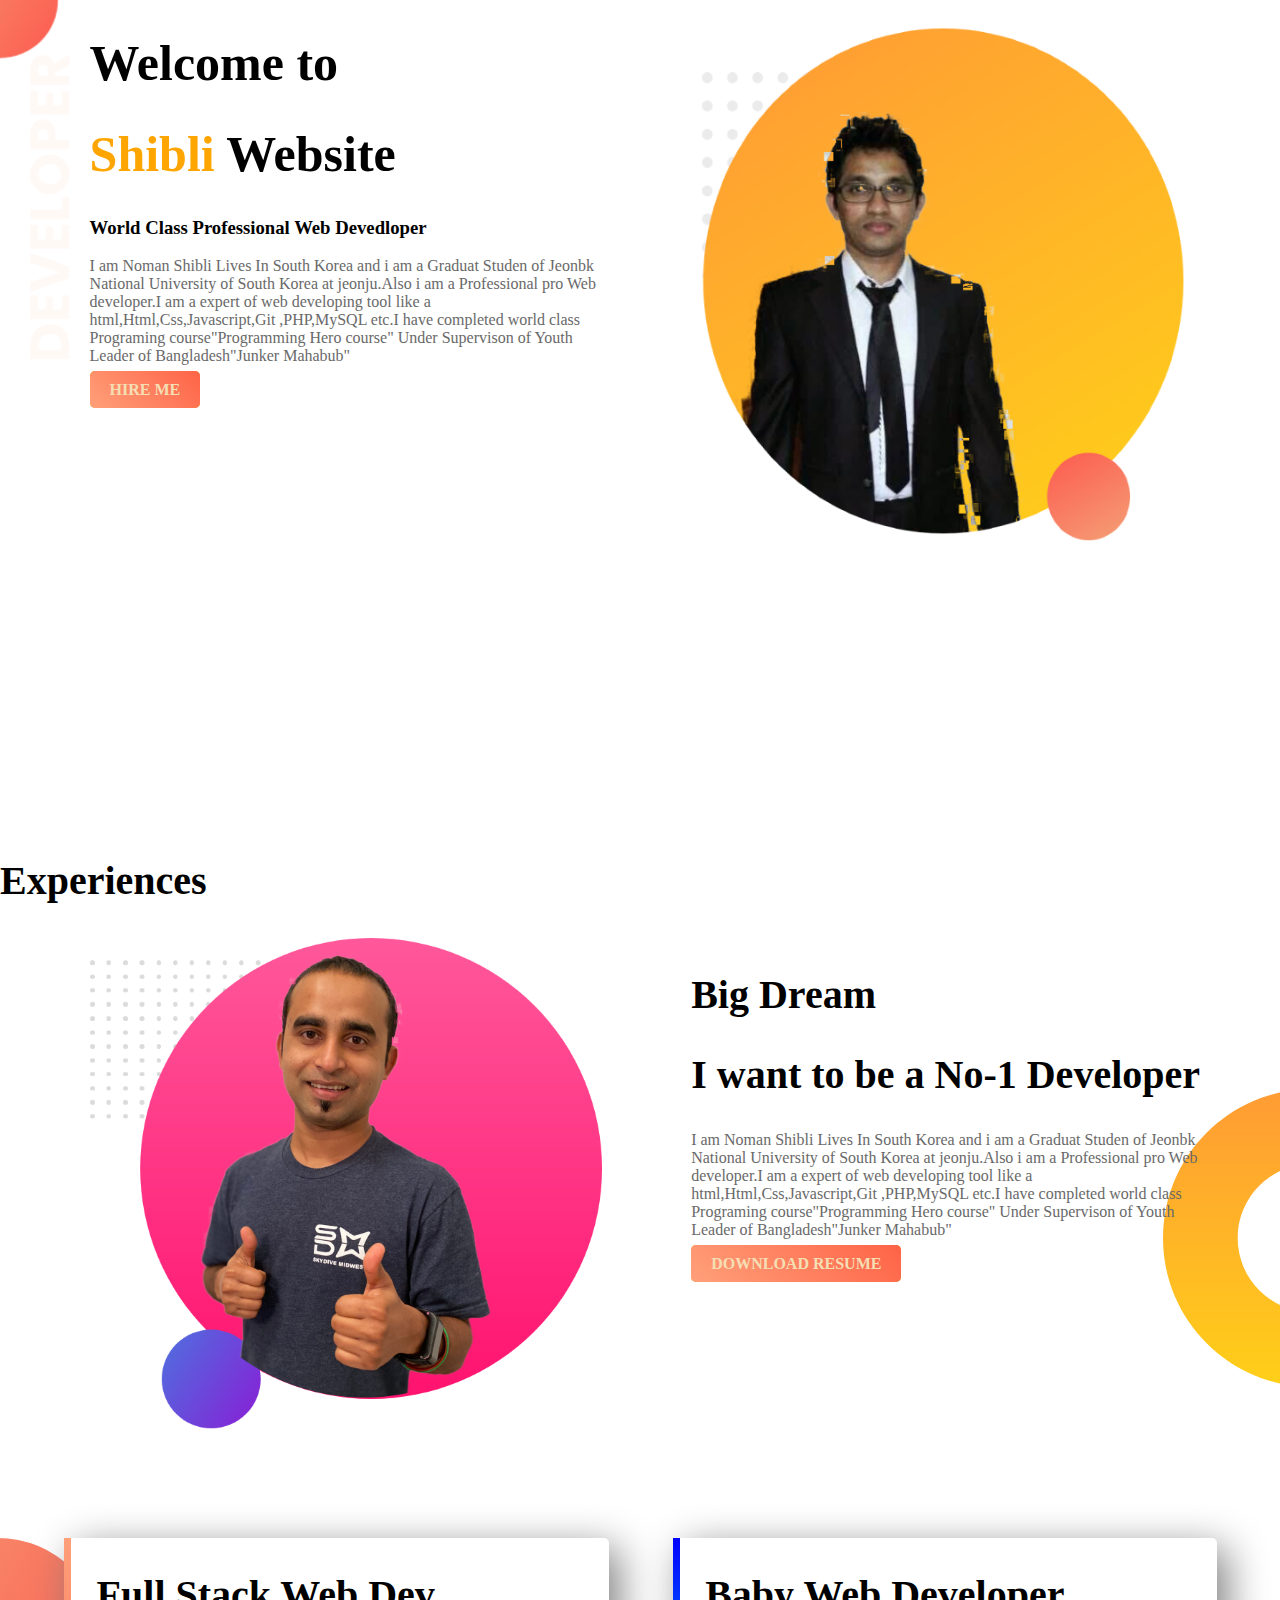
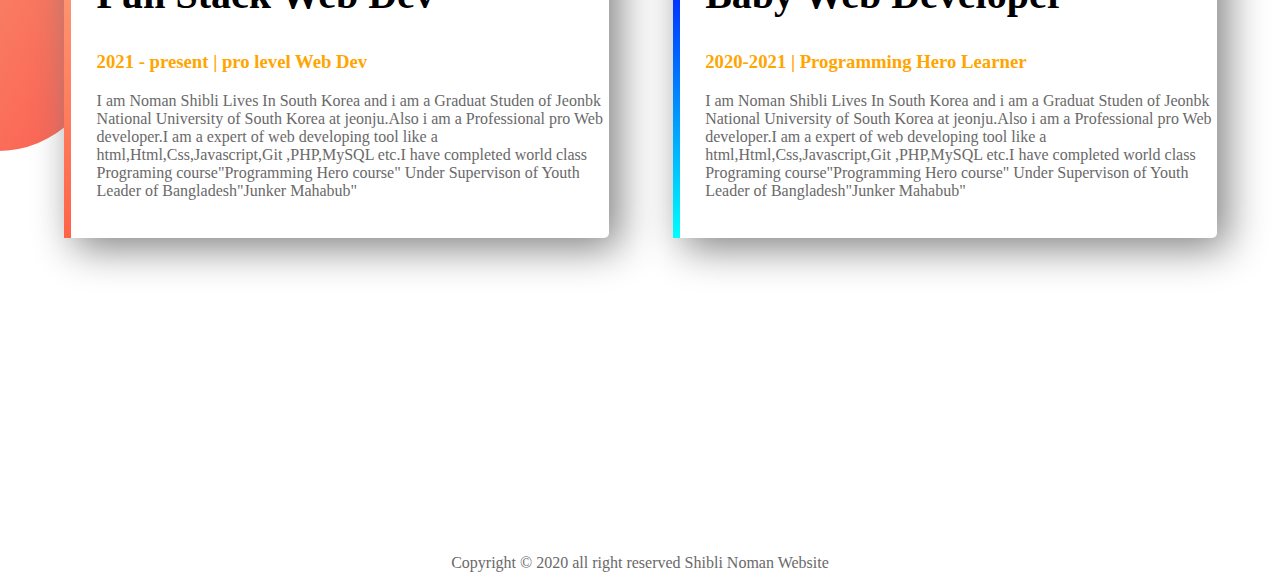
<file: index.html>
<!DOCTYPE html>
<html lang="en">
<head>
    <meta charset="UTF-8">
    <meta name="viewport" content="width=device-width, initial-scale=1.0">
    <title>shibli Website</title>
    <link rel="stylesheet" href="style.css">
    <link href="https://fonts.googleapis.com/css?family=Poppins&display=swap" rel="stylesheet">
</head>
<body>
<section class="top-banner">
   <div class="half-width">
    <h1>Welcome to</h1>
    <h1><span class="orange-highlight">Shibli</span> Website</h1>
    <h3>World Class Professional Web Devedloper</h3>
    <p>I am Noman Shibli Lives In South Korea and i am a Graduat Studen of Jeonbk National  University of South Korea at jeonju.Also i am a Professional pro Web developer.I am a expert of web developing tool like a html,Html,Css,Javascript,Git ,PHP,MySQL etc.I have completed world class Programing course"Programming Hero course" Under Supervison of Youth Leader of Bangladesh"Junker Mahabub"</p>
    <a class="link-button" target="_blank" href="https://www.linkedin.com/feed/">HIRE ME</a>
   </div>
   <div class="half-width">
         <img src="image/pro3.png" alt="">
   </div>
</section>
<h2>Experiences</h2>
<section class="dream-area">
    <div class="half-width">
<img src="image/profile2.png" alt="">
    </div>
    <div class="half-width">
      <h2>Big Dream</h2>
      <h2>I want to be a No-1 Developer </h2>
          <p>I am Noman Shibli Lives In South Korea and i am a Graduat Studen of Jeonbk National University of South Korea at jeonju.Also i am a Professional pro Web developer.I am a expert of web developing tool like a html,Html,Css,Javascript,Git ,PHP,MySQL etc.I have completed world class Programing course"Programming Hero course" Under Supervison of Youth Leader of Bangladesh"Junker Mahabub"</p>
          <a class=link-button href="https://www.linkedin.com/feed/">DOWNLOAD RESUME</a>
    </div>
</section>
<section class="experience-area">
     <div id="full-stack" class="half-width single-experience">
         <h2>Full Stack Web Dev</h2>
         <h3 class="orange-highlight">2021 - present | pro level Web Dev</h3>
         <p>I am Noman Shibli Lives In South Korea and i am a Graduat Studen of Jeonbk National University of South Korea at jeonju.Also i am a Professional pro Web developer.I am a expert of web developing tool like a html,Html,Css,Javascript,Git ,PHP,MySQL etc.I have completed world class Programing course"Programming Hero course" Under Supervison of Youth Leader of Bangladesh"Junker Mahabub"</p>
     </div>
     <div id="baby-web" class="half-width single-experience">
        <h2>Baby Web Developer</h2>
        <h3 class="orange-highlight">2020-2021 | Programming Hero Learner</h3>
        <p>I am Noman Shibli Lives In South Korea and i am a Graduat Studen of Jeonbk National University of South Korea at jeonju.Also i am a Professional pro Web developer.I am a expert of web developing tool like a html,Html,Css,Javascript,Git ,PHP,MySQL etc.I have completed world class Programing course"Programming Hero course" Under Supervison of Youth Leader of Bangladesh"Junker Mahabub"</p>
     </div>
</section>
<footer>
    <p>Copyright © 2020 all right reserved Shibli Noman Website</p>
</footer>
</body>
</html>
</file>
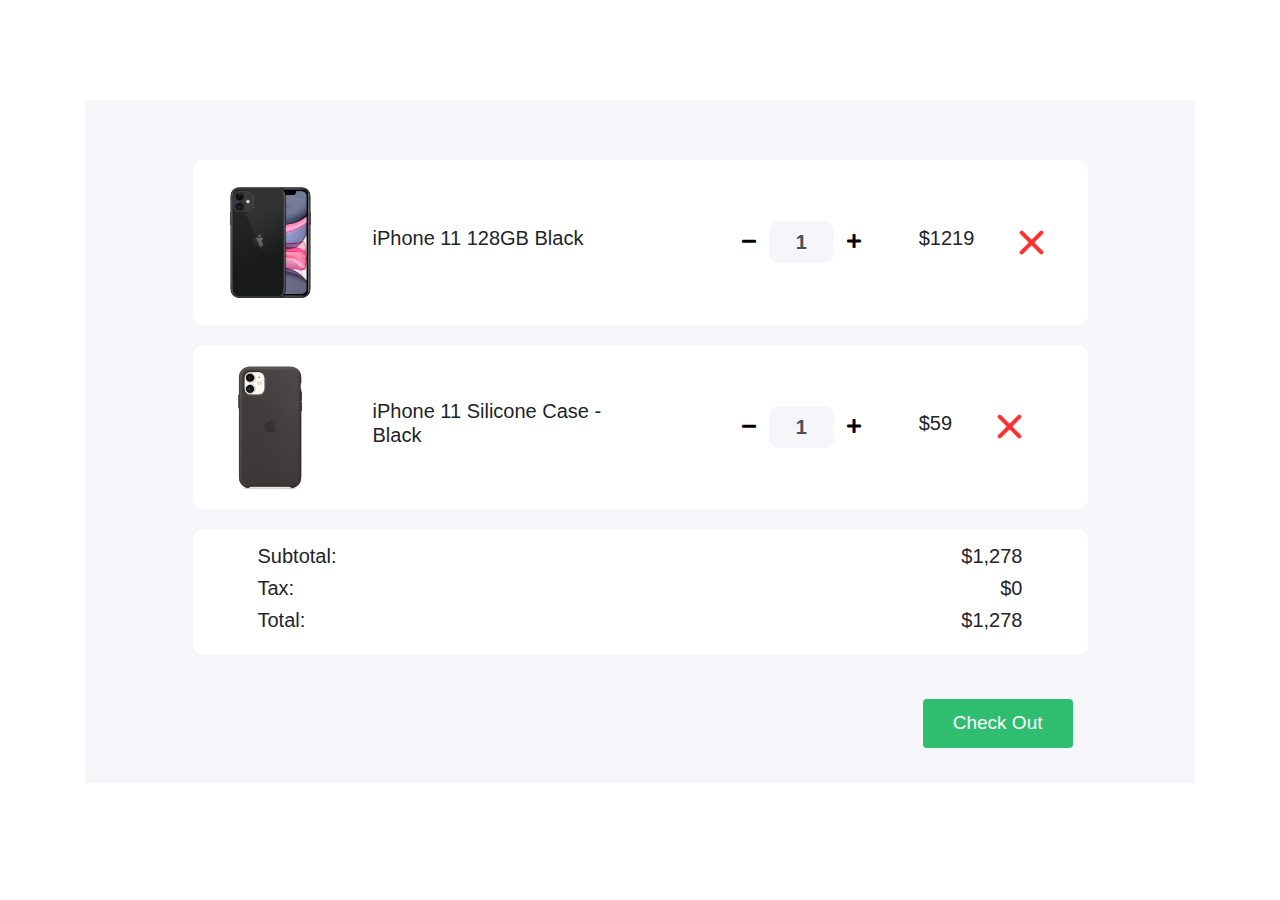
<file: images/shopping-cart/index.html>
<!DOCTYPE html>
<html>

<head>
   <title>Shopping Cart</title>
   <meta charset="utf-8">
   <meta name="viewport" content="width=device-width, initial-scale=1">
   <link rel="stylesheet" href="https://maxcdn.bootstrapcdn.com/bootstrap/4.0.0/css/bootstrap.min.css">
   <link href="https://cdnjs.cloudflare.com/ajax/libs/font-awesome/5.11.2/css/all.css" rel="stylesheet" />
   <link href="style.css" rel="stylesheet">
</head>

<body>

   <section>
      <div class="container">
         <div class="cart">
            <div class="col-md-12 col-lg-10 mx-auto">
               <div class="cart-item">
                  <div class="row">
                     <div class="col-md-7 center-item">
                        <img src="images/product-1.png" alt="">
                        <h5>iPhone 11 128GB Black</h5>
                     </div>

                     <div class="col-md-5 center-item">
                        <div class="input-group number-spinner">
                           <button class="btn btn-default"><i class="fas fa-minus"></i></button>
                           <input type="text" class="form-control text-center" value="1">
                           <button class="btn btn-default"><i class="fas fa-plus"></i></button>
                        </div>
                        <h5>$1219</h5>
                        <img src="images/remove.png" alt="" class="remove-item">
                     </div>
                  </div>
               </div>

               <div class="cart-item">
                  <div class="row">
                     <div class="col-md-7 center-item mx-auto">
                        <img src="images/product-2.png" alt="">
                        <h5>iPhone 11 Silicone Case - Black</h5>
                     </div>
                     <div class="col-md-5 center-item">
                        <div class="input-group number-spinner">
                           <button class="btn btn-default"><i class="fas fa-minus"></i></button>
                           <input type="text" class="form-control text-center" value="1">
                           <button class="btn btn-default"><i class="fas fa-plus"></i></button>

                        </div>
                        <h5>$59</h5>
                        <img src="images/remove.png" alt="" class="remove-item">
                     </div>
                  </div>
               </div>

               <div class="cart-item">
                  <div class="row">

                     <div class="col-md-8">
                        <h5>Subtotal: </h5>
                        <h5>Tax:</h5>
                        <h5>Total:</h5>
                     </div>

                     <div class="col-md-4 status">
                        <h5>$1,278</h5>
                        <h5>$0</h5>
                        <h5>$1,278</h5>
                     </div>
                  </div>
               </div>
               <div class="col-md-12 pt-4 pb-4">
                  <button type="button" class="btn btn-success check-out">Check Out</button>
               </div>
            </div>
         </div>
      </div>
   </section>
</body>

</html>
</file>
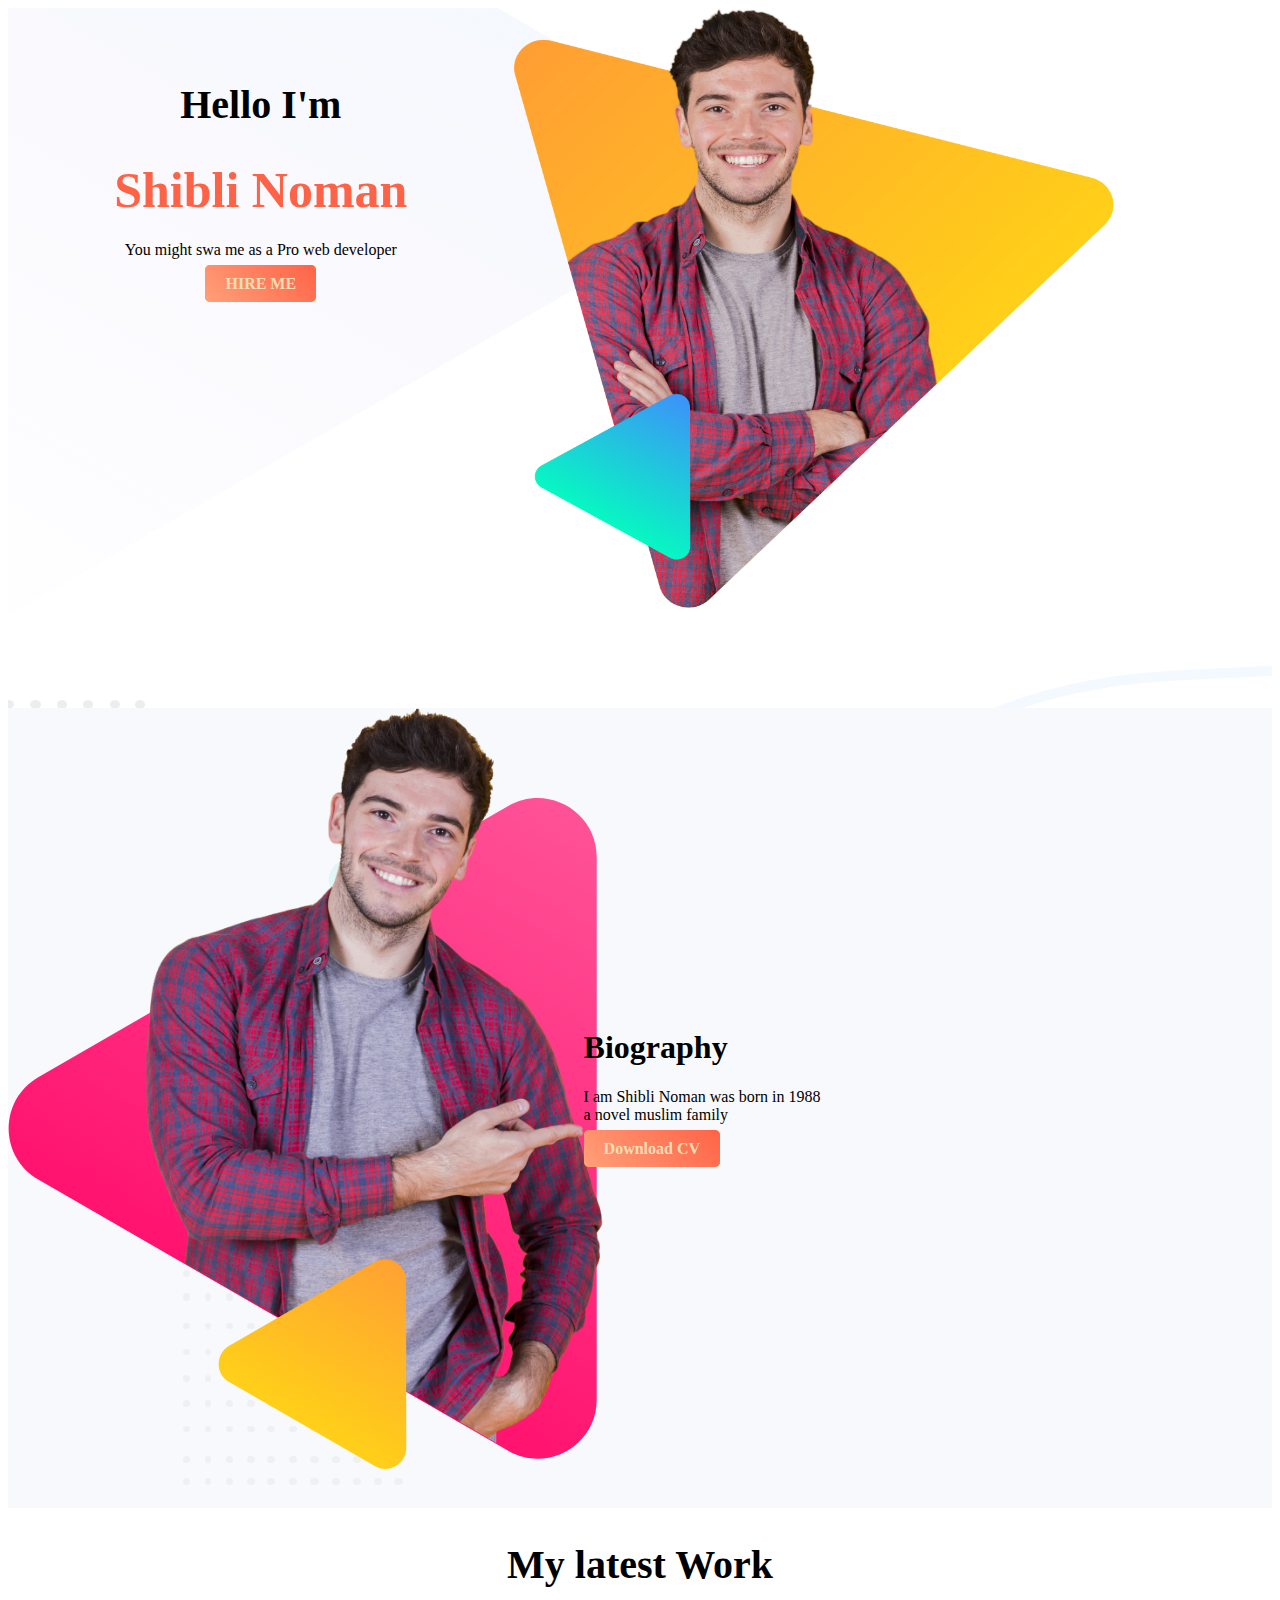
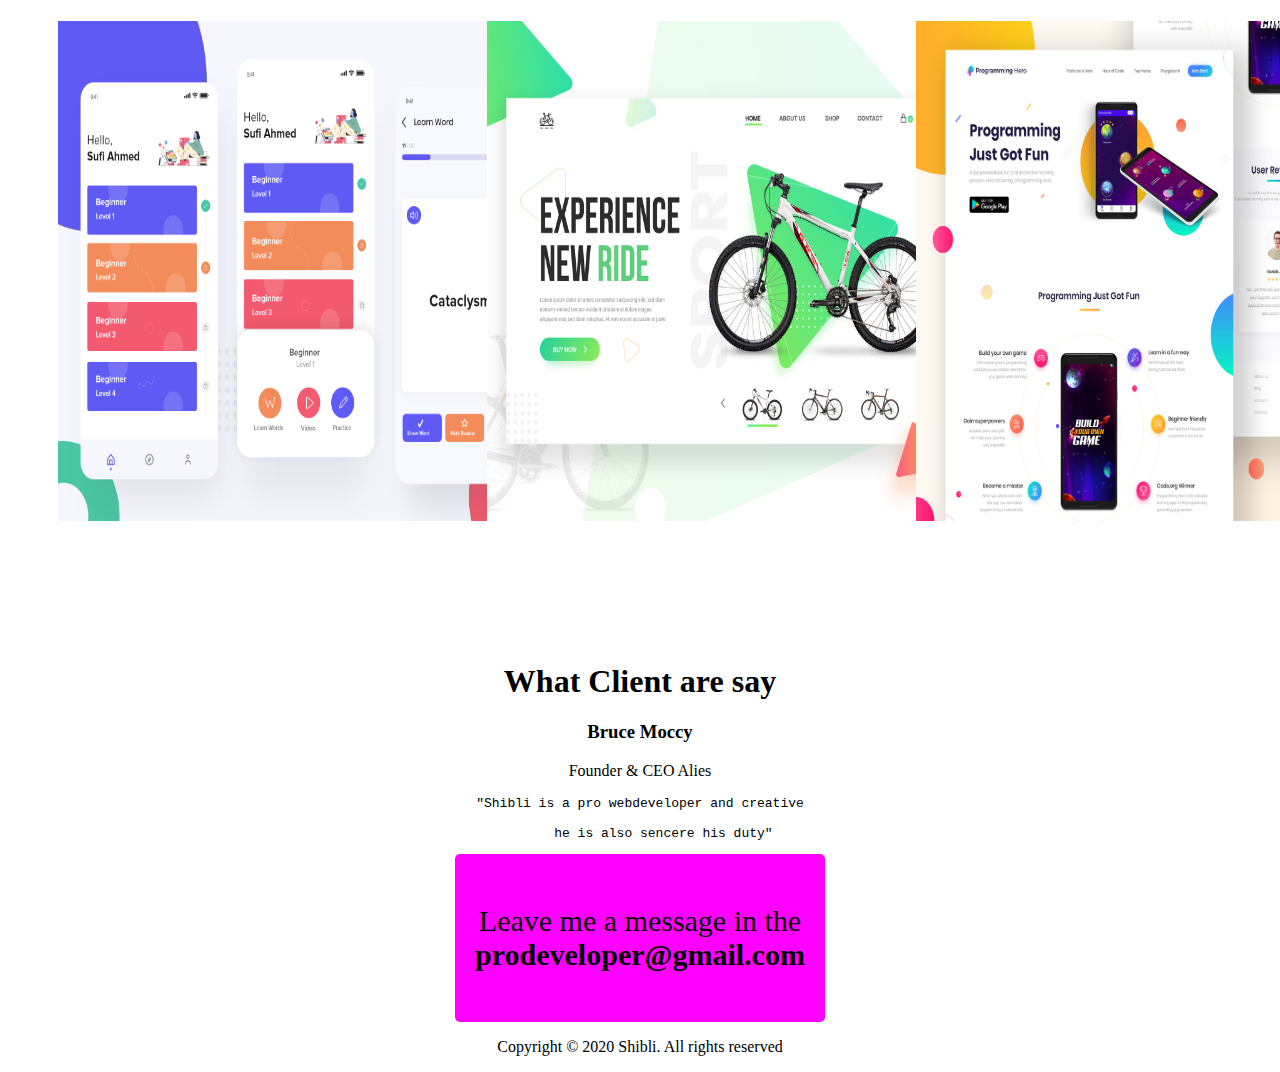
<file: biograpy.html>
<!DOCTYPE html>
<html lang="en">
<head>
        <meta charset="UTF-8">
        <meta name="viewport" content="width=device-width, initial-scale=1.0">
        <title>Shibli Biograpy Website</title>
        <link rel="stylesheet" href="biograpy.css">
        <link href="https://fonts.googleapis.com/css?family=ZCOOL+QingKe+HuangYou&display=swap" rel="stylesheet">
</head>
<body>
<section id="first-section">
   <div class="text-part">
    <h2> Hello I'm</h2>
       <h1><span class="highlight">Shibli Noman</span></h1>
          <p>You might swa me as a Pro web   developer</p>
              <a class="button" target="_blank" href="https://www.linkedin.com/feed/?trk=onboarding-landing">HIRE ME</a>
 </div>
 <div class="image-part">
      <img class="image" src="image/peter.png" width="600" height="600">
  </div>
</section>
<section id="second-section">
  <div class="image-two">
       <img src="image/peter_dream.png" alt="">
      </div>
      <div class="text-second">
        <h1>Biography</h1>
          <p>I am Shibli Noman was born in 1988
            <br> a novel muslim family</p>
          <a class="button" target="_blank" href="https://www.linkedin.com/feed/?trk=onboarding-landing">Download CV</a>
      </div>
</section>
<section id="my-latest-work">
  <h2>My latest Work</h2>
  <div class="pic1">
    <img src="image/work-1.png" width="500" height="500">
  </div>
  <div class="pic2">
    <img src="image/work-2.jpg" width="500" height="500">
  </div>
  <div class="pic3">
    <img src="image/work-3.jpg" width="500" height="500">
  </div>
</section>
<section class="client">
  <div class="head1"><h1>What Client are say</h1></div>
  <div class="head2">
       <h3>Bruce Moccy</h3>
       <p>Founder & CEO Alies</p>
       <pre class="text1">"Shibli is a pro webdeveloper and creative<br>
      he is also sencere his duty"</pre>
         </div>
  <div class="text">
    <P>Leave me a message in the<br>
  <strong> prodeveloper@gmail.com</strong>
    </P>
   
  </div>
  <footer><p>Copyright © 2020 Shibli. All rights reserved</p></footer>
</section>
</body>
</html>
</file>
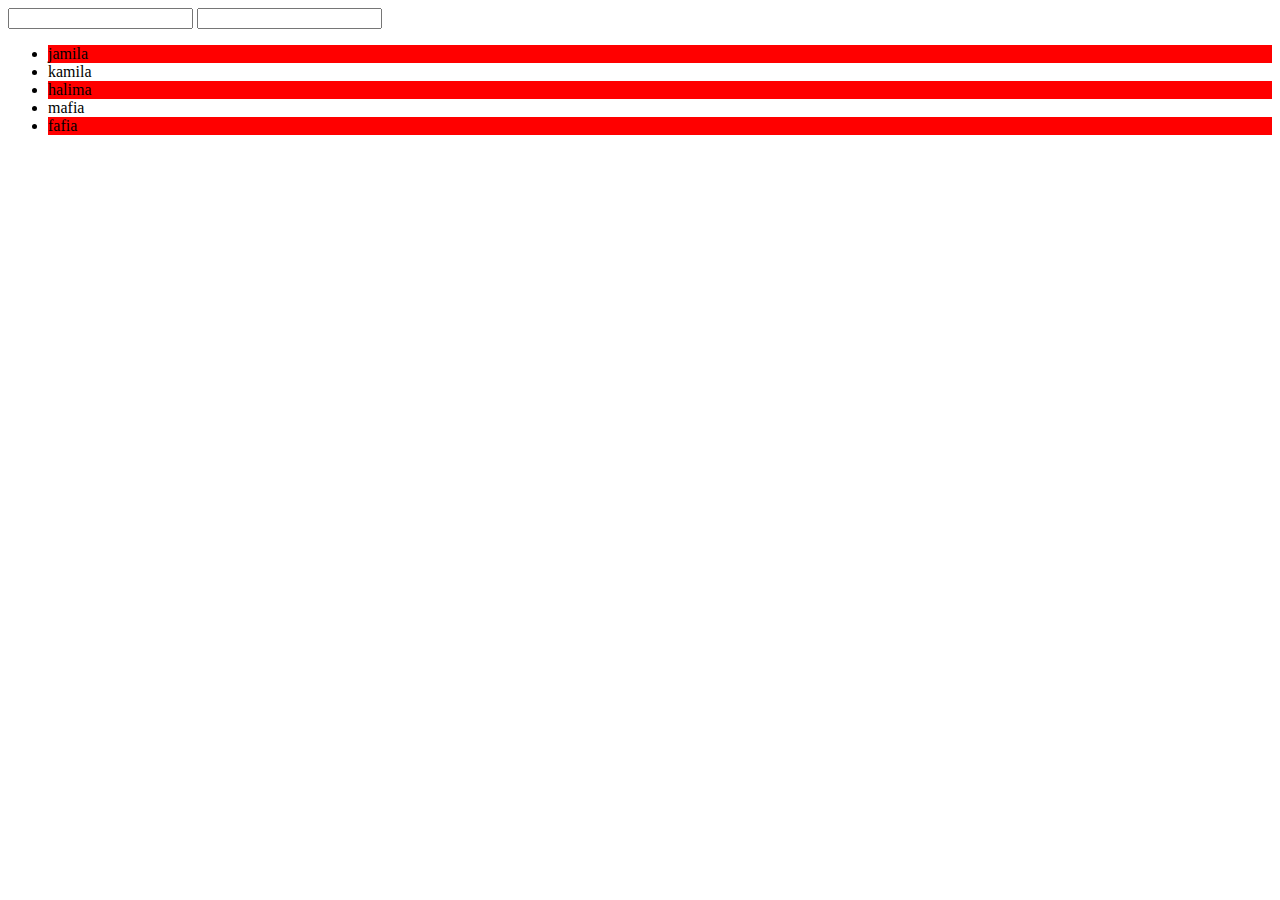
<file: pdeufo.html>
<!DOCTYPE html>
<html lang="en">
<head>
    <meta charset="UTF-8">
    <meta name="viewport" content="width=device-width, initial-scale=1.0">
    <title>Document</title>
    <style>
        input:focus{
            font-weight: 700px;
            font-size: 20px;
            color: red;
        }
        li:nth-child(2n+1){
            background-color: red;
        }
    </style>
</head>
<body>
  <input name="email" type="text">
  <input name="password" type="text">
  <ul>
      <li>jamila</li>
      <li>kamila</li>
      <li>halima</li>
      <li>mafia</li>
      <li>fafia</li>
  </ul>
</body>
</html>
</file>
<file: style.css>
body{
    font-family: 'Poppins', ;
    margin: 0px;
}
h1{
    font-size: 50px;
}
h2{
    font-size: 40px;
}
p{
    color: dimgray;
}

.orange-highlight{
    color: orange;
}
.half-width{
    width: 40%;
    float: left;
    margin-left: 5%;
    padding-left: 2%;
}
.half-width img{
     width:100%;
}
.top-banner{
    background-image: url("image/top-banner.png");
    background-repeat: no-repeat;
}
section{
    height: 600px;
}
.link-button{
    text-decoration: none;
    background-image: linear-gradient(45deg, lightSalmon,tomato);
    background-color: orange;
    padding: 10px 20px;
    border-radius: 5px;
    color: wheat;
    font-weight: 700;
}
.dream-area{
    background-image: url("image/dream-bg.png");
    background-repeat: no-repeat;
    background-position: right;
}
.single-experience{
    box-shadow: 10px 10px 40px gray;
    border-radius: 5px;
    height: 50%;
    background-color: white;

}
.experience-area{
background-image: url("image/exp-bg.png");
background-repeat: no-repeat;
}
#full-stack{
    border-left: 7px solid;
    border-image: linear-gradient(180deg, lightSalmon,tomato);
    border-image-slice:1;
}
#baby-web{
    border-left: 7px solid;
    border-image: linear-gradient(180deg, blue,cyan);
    border-image-slice:1; 
}
footer{
    text-align: center;
}
</file>
<file: images/shopping-cart/style.css>
body{
	background: #fff;
}
.cart{
	margin: 100px 0;
	background-color: #F6F5FA;;
	padding: 60px 0;
}
.total-price{
	padding-bottom: 15px;
}
.cart-item{
	background-color: #fff;
	border-radius: 10px;
	padding: 15px 20px;
	margin-bottom: 20px;
}
.center-item{
    display: flex;
    align-items: center;
    justify-content: flex-start;
}
.cart-item img{
	width: 115px;
}
.cart-item h5{
    padding: 0 45px;
}
.cart-item .remove-item{
	width: 25px!important;
}
.btn-default{
	background-color: #fff;
}
.cart-item .form-control{
	background-color: #F6F5FA;
	border: none;
    width: 65px;
    border-radius: 10px!important;
    font-weight: 700;
    font-size: 20px;
}
.input-group{
	width: unset;
}
.status{
	text-align: right;
}
.check-out{
    float: right;
    padding: 10px 30px;
	font-size: 19px;
	background-color: #2FBE70;
	border: none;
}
</file>
<file: biograpy.css>
body{
    font-family: 'ZCOOL QingKe HuangYou', ;
}
h2{
    font-size: 40px;
}

.highlight{
    font-size: 50px;
    color: tomato;
}
.button{
    text-decoration: none;
    background-color: orange;
    background-image:linear-gradient(45deg,lightSalmon,tomato);
    padding: 10px 20px;
    border-radius: 5px;
    color: wheat;
    font-weight: 700;
}
#first-section{
     height:700px;
     background-image: url(image/header-bg.png);    
}
.text-part{
    width: 40%;
    float: left;
    text-align: center;
    padding-top: 40px;
}
.image-part{
     width:30%;
     height: 500px;
     float: left;
}
#second-section{
    background-image: url("image/biography-bg.png");
    height: 800px;
}

.image-two{
   width: 40%;
   float: left;
  
}
    
   
.text-second{
   width: 40%;
   float: left;
   padding-top: 300px;
   margin-left: 70px;
}
#my-latest-work{
   
   background-image: url("image/latest-work-bg.png");
   height: 700px;
   

}
h2{
    text-align: center;
}
.pic1{
      width: 30%;
      float: left;
      margin-left: 50px;
      

}
.pic2{
      width: 30%;
      float: left;
      margin-left: 50px;
     
}
.pic3{
    width: 3%;
    float: left;
    margin-left: 50px;
   }
   .client{
       text-align: center;
   }
   .text{
    display: table; 
    margin: 0px auto 0px auto; 
    padding:20px;font-size:30px;background-color:magenta;
    border-radius: 5px;
 }
.text:hover{
    color:white;
}
</file>
